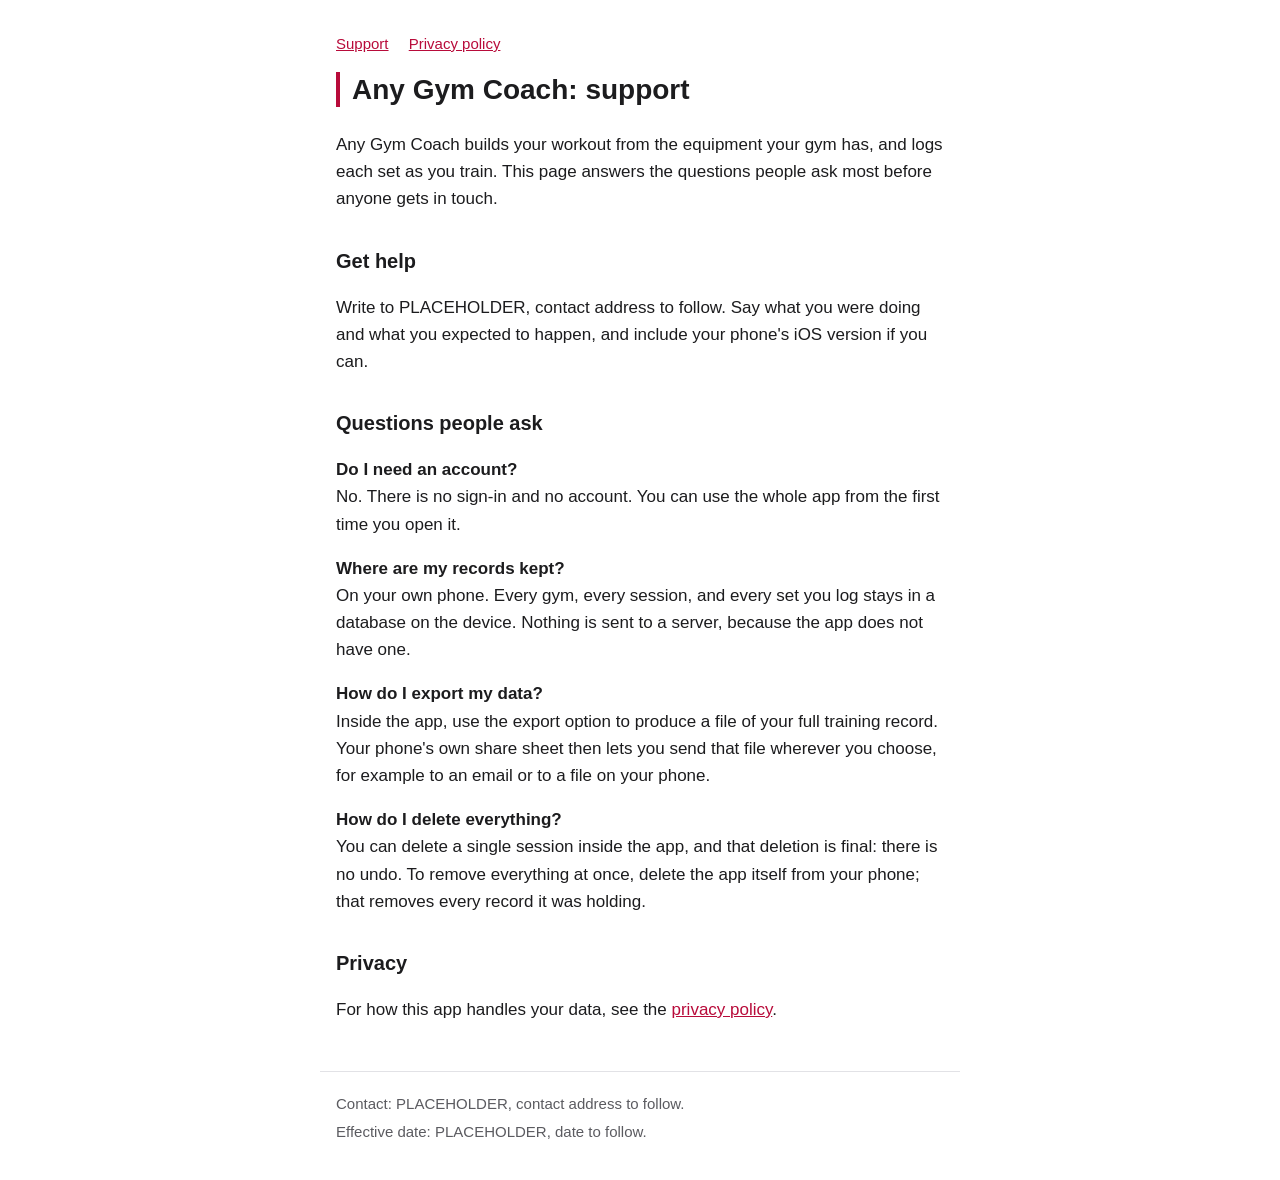
<file: index.html>
<!doctype html>
<html lang="en-GB">
<head>
<meta charset="utf-8">
<meta name="viewport" content="width=device-width, initial-scale=1">
<meta name="referrer" content="no-referrer">
<meta http-equiv="Content-Security-Policy" content="default-src 'none'; style-src 'self'; img-src 'self'; base-uri 'none'; form-action 'none'">
<title>Any Gym Coach, support</title>
<link rel="stylesheet" href="styles.css">
</head>
<body>
<header>
<nav aria-label="Site">
<a href="index.html" aria-current="page">Support</a>
<a href="privacy.html">Privacy policy</a>
</nav>
</header>
<main>
<h1>Any Gym Coach: support</h1>
<p>Any Gym Coach builds your workout from the equipment your gym has, and logs each set as you train. This page answers the questions people ask most before anyone gets in touch.</p>
<h2>Get help</h2>
<p>Write to PLACEHOLDER, contact address to follow. Say what you were doing and what you expected to happen, and include your phone's iOS version if you can.</p>
<h2>Questions people ask</h2>
<p><strong>Do I need an account?</strong><br>
No. There is no sign-in and no account. You can use the whole app from the first time you open it.</p>
<p><strong>Where are my records kept?</strong><br>
On your own phone. Every gym, every session, and every set you log stays in a database on the device. Nothing is sent to a server, because the app does not have one.</p>
<p><strong>How do I export my data?</strong><br>
Inside the app, use the export option to produce a file of your full training record. Your phone's own share sheet then lets you send that file wherever you choose, for example to an email or to a file on your phone.</p>
<p><strong>How do I delete everything?</strong><br>
You can delete a single session inside the app, and that deletion is final: there is no undo. To remove everything at once, delete the app itself from your phone; that removes every record it was holding.</p>
<h2>Privacy</h2>
<p>For how this app handles your data, see the <a href="privacy.html">privacy policy</a>.</p>
</main>
<footer>
<p>Contact: PLACEHOLDER, contact address to follow.</p>
<p>Effective date: PLACEHOLDER, date to follow.</p>
</footer>
</body>
</html>
</file>
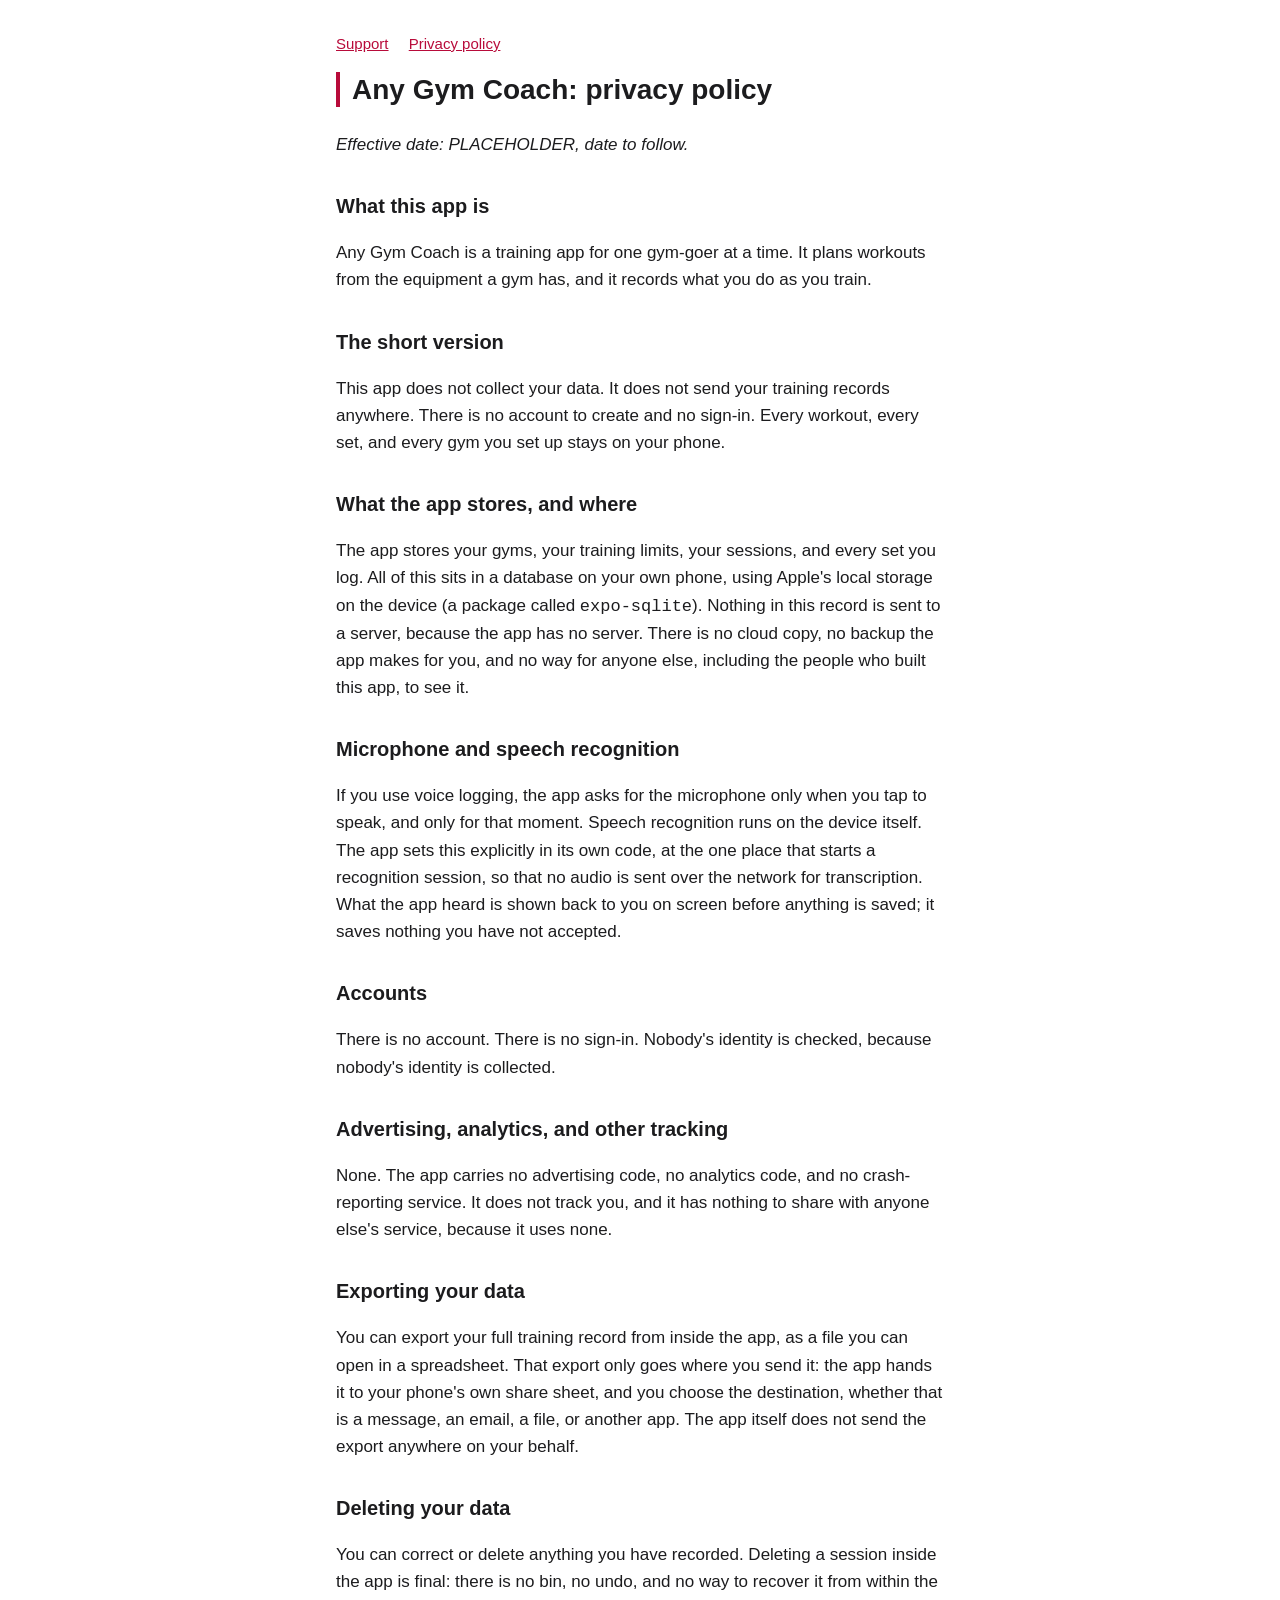
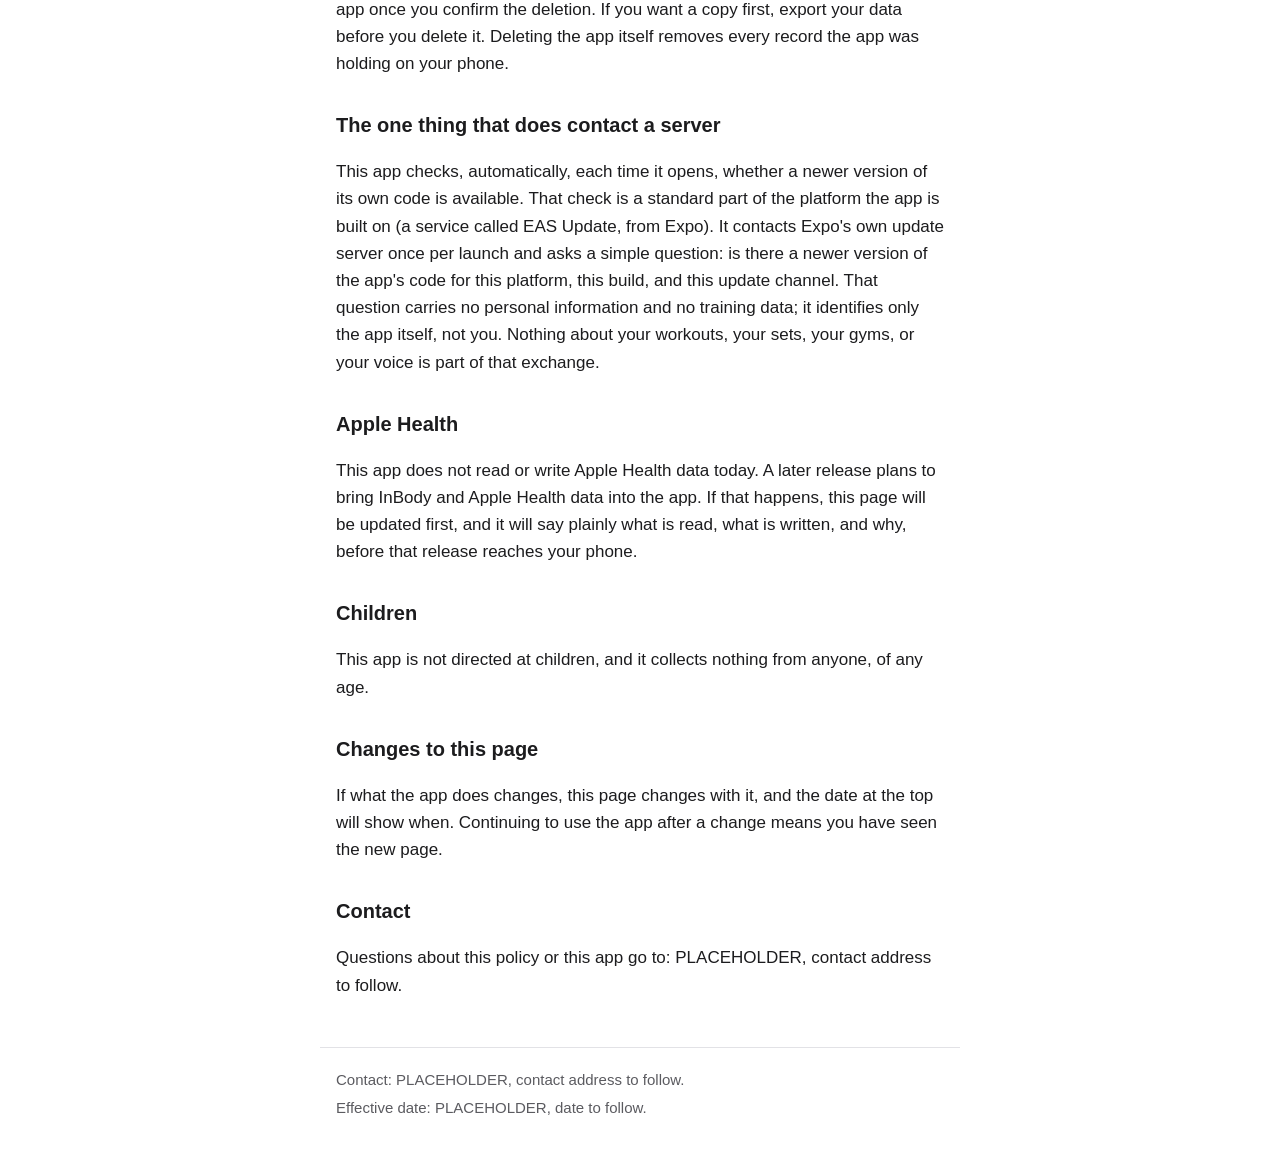
<file: privacy.html>
<!doctype html>
<html lang="en-GB">
<head>
<meta charset="utf-8">
<meta name="viewport" content="width=device-width, initial-scale=1">
<meta name="referrer" content="no-referrer">
<meta http-equiv="Content-Security-Policy" content="default-src 'none'; style-src 'self'; img-src 'self'; base-uri 'none'; form-action 'none'">
<title>Any Gym Coach, privacy policy</title>
<link rel="stylesheet" href="styles.css">
</head>
<body>
<header>
<nav aria-label="Site">
<a href="index.html">Support</a>
<a href="privacy.html" aria-current="page">Privacy policy</a>
</nav>
</header>
<main>
<h1>Any Gym Coach: privacy policy</h1>
<p><em>Effective date: PLACEHOLDER, date to follow.</em></p>
<h2>What this app is</h2>
<p>Any Gym Coach is a training app for one gym-goer at a time. It plans workouts from the equipment a gym has, and it records what you do as you train.</p>
<h2>The short version</h2>
<p>This app does not collect your data. It does not send your training records anywhere. There is no account to create and no sign-in. Every workout, every set, and every gym you set up stays on your phone.</p>
<h2>What the app stores, and where</h2>
<p>The app stores your gyms, your training limits, your sessions, and every set you log. All of this sits in a database on your own phone, using Apple's local storage on the device (a package called <code>expo-sqlite</code>). Nothing in this record is sent to a server, because the app has no server. There is no cloud copy, no backup the app makes for you, and no way for anyone else, including the people who built this app, to see it.</p>
<h2>Microphone and speech recognition</h2>
<p>If you use voice logging, the app asks for the microphone only when you tap to speak, and only for that moment. Speech recognition runs on the device itself. The app sets this explicitly in its own code, at the one place that starts a recognition session, so that no audio is sent over the network for transcription. What the app heard is shown back to you on screen before anything is saved; it saves nothing you have not accepted.</p>
<h2>Accounts</h2>
<p>There is no account. There is no sign-in. Nobody's identity is checked, because nobody's identity is collected.</p>
<h2>Advertising, analytics, and other tracking</h2>
<p>None. The app carries no advertising code, no analytics code, and no crash-reporting service. It does not track you, and it has nothing to share with anyone else's service, because it uses none.</p>
<h2>Exporting your data</h2>
<p>You can export your full training record from inside the app, as a file you can open in a spreadsheet. That export only goes where you send it: the app hands it to your phone's own share sheet, and you choose the destination, whether that is a message, an email, a file, or another app. The app itself does not send the export anywhere on your behalf.</p>
<h2>Deleting your data</h2>
<p>You can correct or delete anything you have recorded. Deleting a session inside the app is final: there is no bin, no undo, and no way to recover it from within the app once you confirm the deletion. If you want a copy first, export your data before you delete it. Deleting the app itself removes every record the app was holding on your phone.</p>
<h2>The one thing that does contact a server</h2>
<p>This app checks, automatically, each time it opens, whether a newer version of its own code is available. That check is a standard part of the platform the app is built on (a service called EAS Update, from Expo). It contacts Expo's own update server once per launch and asks a simple question: is there a newer version of the app's code for this platform, this build, and this update channel. That question carries no personal information and no training data; it identifies only the app itself, not you. Nothing about your workouts, your sets, your gyms, or your voice is part of that exchange.</p>
<h2>Apple Health</h2>
<p>This app does not read or write Apple Health data today. A later release plans to bring InBody and Apple Health data into the app. If that happens, this page will be updated first, and it will say plainly what is read, what is written, and why, before that release reaches your phone.</p>
<h2>Children</h2>
<p>This app is not directed at children, and it collects nothing from anyone, of any age.</p>
<h2>Changes to this page</h2>
<p>If what the app does changes, this page changes with it, and the date at the top will show when. Continuing to use the app after a change means you have seen the new page.</p>
<h2>Contact</h2>
<p>Questions about this policy or this app go to: PLACEHOLDER, contact address to follow.</p>
</main>
<footer>
<p>Contact: PLACEHOLDER, contact address to follow.</p>
<p>Effective date: PLACEHOLDER, date to follow.</p>
</footer>
</body>
</html>
</file>
<file: styles.css>
:root {
  color-scheme: light dark;
  --bg: #ffffff;
  --text: #1c1c1e;
  --muted: #5b5b60;
  --rule: #e2e2e6;
  --accent: #b80b3a;
  --note-bg: #fbeef1;
}
@media (prefers-color-scheme: dark) {
  :root {
    --bg: #111113;
    --text: #f2f2f5;
    --muted: #a6a6ad;
    --rule: #2c2c30;
    --accent: #ff5c85;
    --note-bg: #2a1219;
  }
}
* { box-sizing: border-box; }
html { -webkit-text-size-adjust: 100%; }
body {
  margin: 0;
  background: var(--bg);
  color: var(--text);
  font-family: -apple-system, BlinkMacSystemFont, "Segoe UI", Roboto, "Helvetica Neue", Arial, sans-serif;
  font-size: 1.0625rem;
  line-height: 1.6;
}
header, main, footer {
  max-width: 40rem;
  margin: 0 auto;
  padding: 0 1rem;
}
header { padding-top: 2rem; }
nav { font-size: 0.9375rem; }
nav a { margin-right: 1rem; }
h1 {
  font-size: 1.75rem;
  line-height: 1.25;
  margin: 1rem 0 1.5rem;
  border-left: 4px solid var(--accent);
  padding-left: 0.75rem;
}
h2 { font-size: 1.25rem; margin-top: 2rem; }
a { color: var(--accent); }
a:focus-visible { outline: 2px solid var(--accent); outline-offset: 2px; }
.placeholder {
  background: var(--note-bg);
  border-radius: 6px;
  padding: 0.75rem 1rem;
}
footer {
  margin-top: 3rem;
  padding-top: 1rem;
  padding-bottom: 2rem;
  border-top: 1px solid var(--rule);
  color: var(--muted);
  font-size: 0.9375rem;
}
footer p { margin: 0.25rem 0; }
</file>
